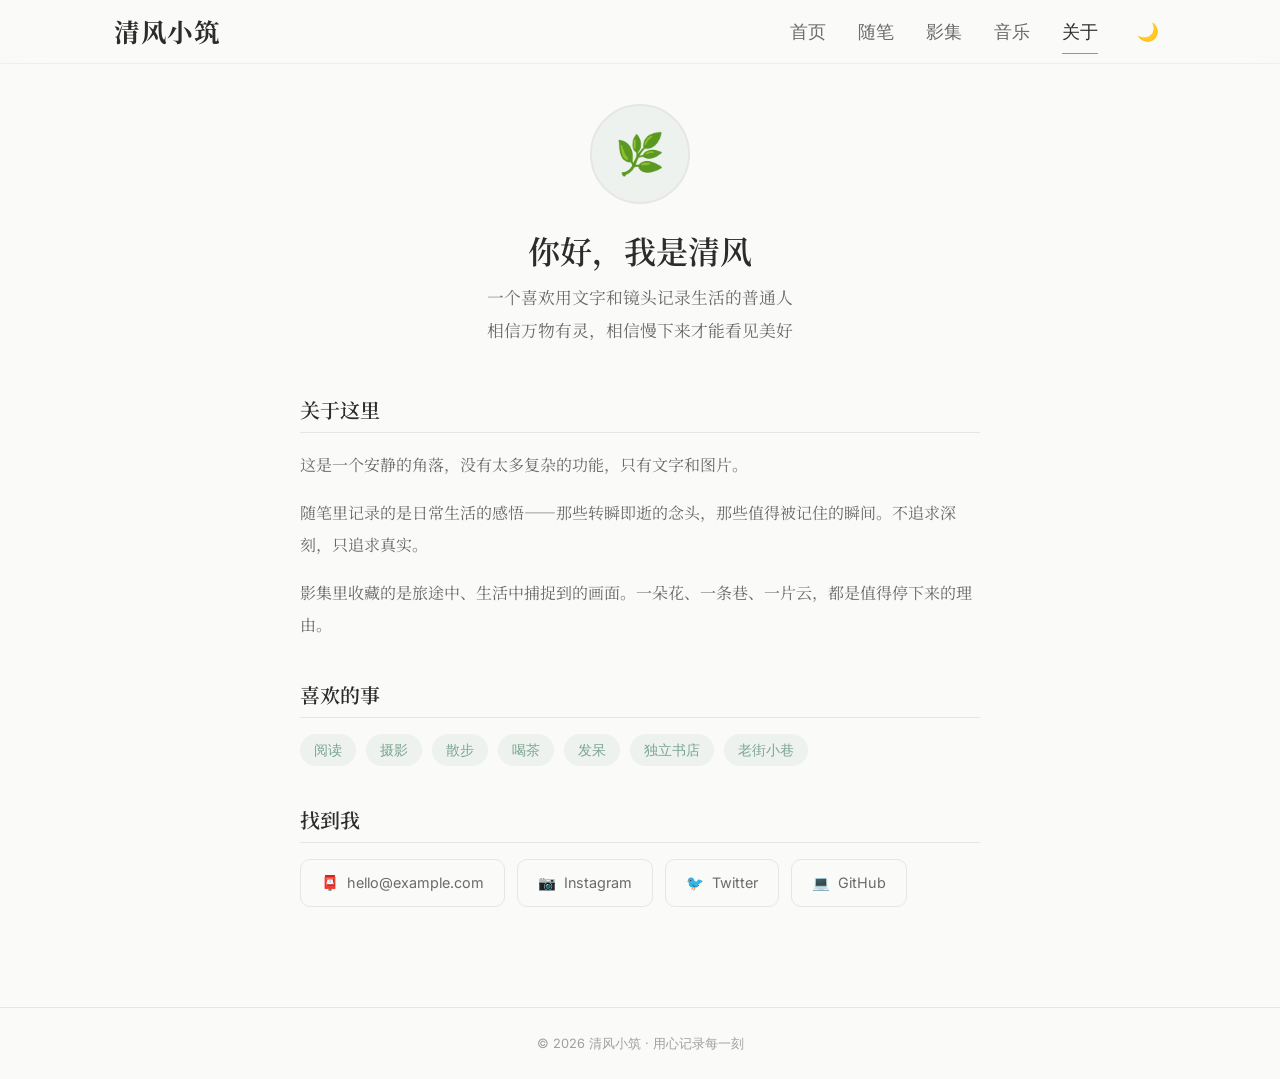
<file: about.html>
<!DOCTYPE html>
<html lang="zh-CN">
<head>
  <meta charset="UTF-8">
  <meta name="viewport" content="width=device-width, initial-scale=1.0">
  <title>关于 — 清风小筑</title>
  <meta name="description" content="关于我，一个喜欢用文字和镜头记录生活的普通人。">
  <link rel="stylesheet" href="css/style.css">
</head>
<body data-page="about">

  <!-- Navigation -->
  <nav class="nav" id="main-nav">
    <div class="container">
      <a href="index.html" class="nav-logo">清风小筑</a>
      <div class="nav-links" id="nav-links">
        <a href="index.html">首页</a>
        <a href="essays.html">随笔</a>
        <a href="gallery.html">影集</a>
        <a href="music.html">音乐</a>
        <a href="about.html">关于</a>
        <button class="theme-toggle" onclick="toggleTheme()" aria-label="切换主题">🌙</button>
      </div>
      <button class="nav-menu-btn" id="nav-menu-btn" aria-label="菜单">
        <span></span><span></span><span></span>
      </button>
    </div>
  </nav>

  <!-- Main Content -->
  <main class="page-content">
    <div class="container">
      <div class="about-content">

        <div class="fade-in" style="text-align: center; margin-bottom: 48px;">
          <div class="about-avatar-placeholder" style="width: 100px; height: 100px; border-radius: 50%; background: var(--accent-light); margin: 0 auto 24px; display: flex; align-items: center; justify-content: center; font-size: 2.5rem; border: 2px solid var(--border);">
            🌿
          </div>
          <h1 style="margin-bottom: 8px;">你好，我是清风</h1>
          <p class="about-bio">一个喜欢用文字和镜头记录生活的普通人<br>相信万物有灵，相信慢下来才能看见美好</p>
        </div>

        <div class="about-section fade-in">
          <h3>关于这里</h3>
          <div style="font-family: var(--font-serif); line-height: 2; color: var(--text-secondary);">
            <p>这是一个安静的角落，没有太多复杂的功能，只有文字和图片。</p>
            <p>随笔里记录的是日常生活的感悟——那些转瞬即逝的念头，那些值得被记住的瞬间。不追求深刻，只追求真实。</p>
            <p>影集里收藏的是旅途中、生活中捕捉到的画面。一朵花、一条巷、一片云，都是值得停下来的理由。</p>
          </div>
        </div>

        <div class="about-section fade-in">
          <h3>喜欢的事</h3>
          <div style="display: flex; flex-wrap: wrap; gap: 10px; margin-top: 8px;">
            <span class="essay-card-tag" style="font-size: 0.85rem; padding: 4px 14px;">阅读</span>
            <span class="essay-card-tag" style="font-size: 0.85rem; padding: 4px 14px;">摄影</span>
            <span class="essay-card-tag" style="font-size: 0.85rem; padding: 4px 14px;">散步</span>
            <span class="essay-card-tag" style="font-size: 0.85rem; padding: 4px 14px;">喝茶</span>
            <span class="essay-card-tag" style="font-size: 0.85rem; padding: 4px 14px;">发呆</span>
            <span class="essay-card-tag" style="font-size: 0.85rem; padding: 4px 14px;">独立书店</span>
            <span class="essay-card-tag" style="font-size: 0.85rem; padding: 4px 14px;">老街小巷</span>
          </div>
        </div>

        <div class="about-section fade-in">
          <h3>找到我</h3>
          <div class="contact-links">
            <a href="mailto:hello@example.com" class="contact-link">
              <span>📮</span>
              <span>hello@example.com</span>
            </a>
            <a href="#" class="contact-link">
              <span>📷</span>
              <span>Instagram</span>
            </a>
            <a href="#" class="contact-link">
              <span>🐦</span>
              <span>Twitter</span>
            </a>
            <a href="#" class="contact-link">
              <span>💻</span>
              <span>GitHub</span>
            </a>
          </div>
        </div>

      </div>
    </div>
  </main>

  <!-- Back to Top -->
  <button class="back-to-top" aria-label="回到顶部">↑</button>

  <!-- Footer -->
  <footer class="footer">
    <div class="container">
      <p>© 2026 清风小筑 · 用心记录每一刻</p>
    </div>
  </footer>

  <script src="js/main.js"></script>
</body>
</html>
</file>
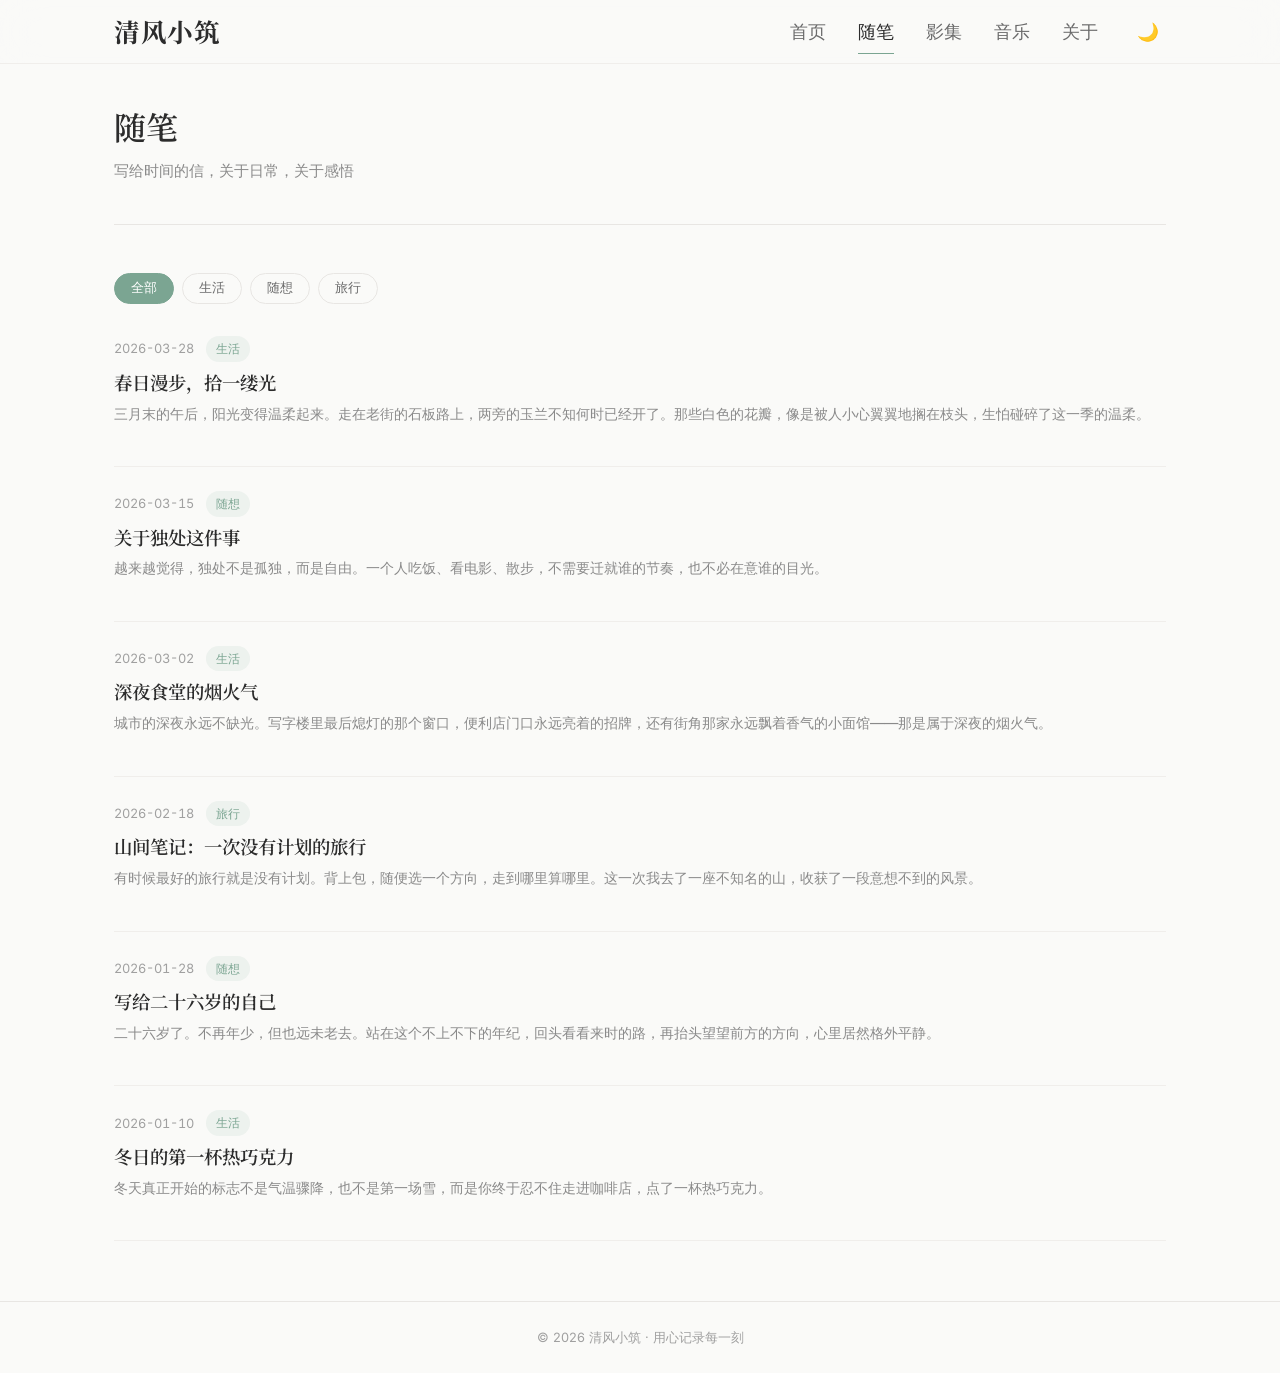
<file: essays.html>
<!DOCTYPE html>
<html lang="zh-CN">
<head>
  <meta charset="UTF-8">
  <meta name="viewport" content="width=device-width, initial-scale=1.0">
  <title>随笔 — 清风小筑</title>
  <meta name="description" content="随笔集，记录生活中的所思所想，关于日常、旅行和那些细碎的感悟。">
  <link rel="stylesheet" href="css/style.css">
</head>
<body data-page="essays">

  <!-- Navigation -->
  <nav class="nav" id="main-nav">
    <div class="container">
      <a href="index.html" class="nav-logo">清风小筑</a>
      <div class="nav-links" id="nav-links">
        <a href="index.html">首页</a>
        <a href="essays.html">随笔</a>
        <a href="gallery.html">影集</a>
        <a href="music.html">音乐</a>
        <a href="about.html">关于</a>
        <button class="theme-toggle" onclick="toggleTheme()" aria-label="切换主题">🌙</button>
      </div>
      <button class="nav-menu-btn" id="nav-menu-btn" aria-label="菜单">
        <span></span><span></span><span></span>
      </button>
    </div>
  </nav>

  <!-- Main Content -->
  <main class="page-content">
    <div class="container">
      <div class="page-header fade-in">
        <h1>随笔</h1>
        <p>写给时间的信，关于日常，关于感悟</p>
      </div>

      <!-- Tags Filter -->
      <div id="tags-filter" class="tags-filter fade-in">
        <!-- Rendered by JS -->
      </div>

      <!-- Essays List -->
      <div id="essays-list" class="essay-list stagger-children">
        <!-- Rendered by JS -->
      </div>
    </div>
  </main>

  <!-- Back to Top -->
  <button class="back-to-top" aria-label="回到顶部">↑</button>

  <!-- Footer -->
  <footer class="footer">
    <div class="container">
      <p>© 2026 清风小筑 · 用心记录每一刻</p>
    </div>
  </footer>

  <script src="js/main.js"></script>
</body>
</html>
</file>
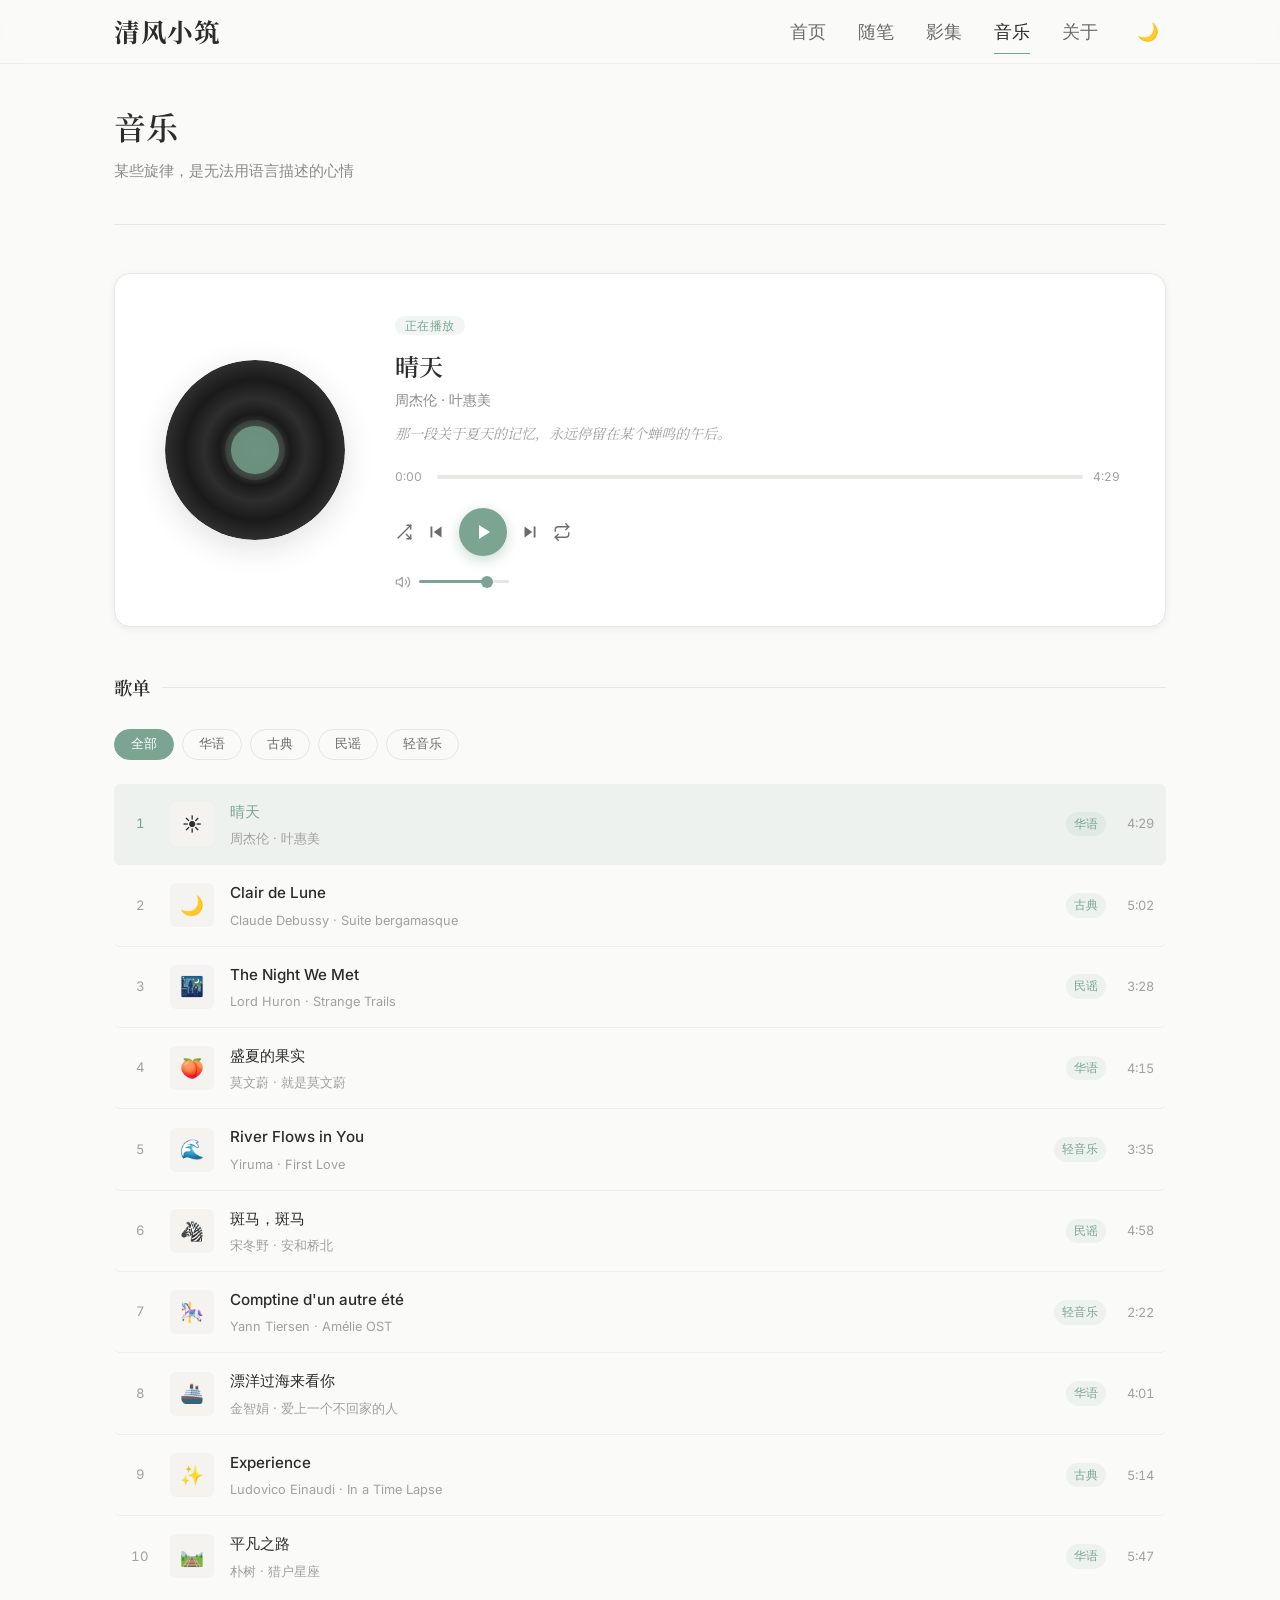
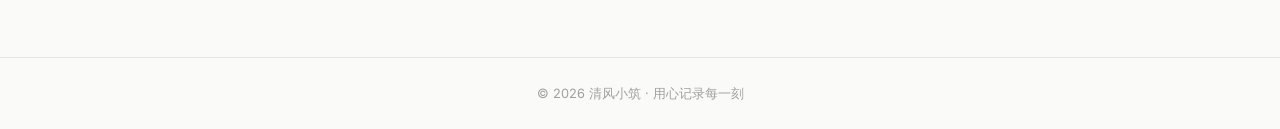
<file: music.html>
<!DOCTYPE html>
<html lang="zh-CN">
<head>
  <meta charset="UTF-8">
  <meta name="viewport" content="width=device-width, initial-scale=1.0">
  <title>音乐 — 清风小筑</title>
  <meta name="description" content="一些在某个时刻与我产生共鸣的旋律，记录聆听时的心情与故事。">
  <link rel="stylesheet" href="css/style.css">
</head>
<body data-page="music">

  <!-- Navigation -->
  <nav class="nav" id="main-nav">
    <div class="container">
      <a href="index.html" class="nav-logo">清风小筑</a>
      <div class="nav-links" id="nav-links">
        <a href="index.html">首页</a>
        <a href="essays.html">随笔</a>
        <a href="gallery.html">影集</a>
        <a href="music.html">音乐</a>
        <a href="about.html">关于</a>
        <button class="theme-toggle" onclick="toggleTheme()" aria-label="切换主题">🌙</button>
      </div>
      <button class="nav-menu-btn" id="nav-menu-btn" aria-label="菜单">
        <span></span><span></span><span></span>
      </button>
    </div>
  </nav>

  <!-- Main Content -->
  <main class="page-content">
    <div class="container">

      <div class="page-header fade-in">
        <h1>音乐</h1>
        <p>某些旋律，是无法用语言描述的心情</p>
      </div>

      <!-- Now Playing Card -->
      <section class="fade-in music-now-playing-section">
        <div class="music-player-card" id="music-player-card">
          <div class="music-player-cover-wrap">
            <div class="music-player-cover" id="player-cover-bg">
              <div class="music-vinyl" id="music-vinyl">
                <div class="music-vinyl-inner"></div>
              </div>
            </div>
          </div>
          <div class="music-player-info">
            <div class="music-player-meta">
              <span class="music-now-label">正在播放</span>
            </div>
            <h2 class="music-player-title" id="player-title">—</h2>
            <p class="music-player-artist" id="player-artist">—</p>
            <p class="music-player-comment" id="player-comment"></p>

            <!-- Progress -->
            <div class="music-progress-wrap">
              <span class="music-time" id="player-current">0:00</span>
              <div class="music-progress-bar" id="progress-bar">
                <div class="music-progress-fill" id="progress-fill"></div>
                <div class="music-progress-thumb" id="progress-thumb"></div>
              </div>
              <span class="music-time" id="player-duration">0:00</span>
            </div>

            <!-- Controls -->
            <div class="music-controls">
              <button class="music-ctrl-btn" id="btn-shuffle" onclick="toggleShuffle()" aria-label="随机播放" title="随机">
                <svg viewBox="0 0 24 24" fill="none" stroke="currentColor" stroke-width="1.8" stroke-linecap="round" stroke-linejoin="round"><polyline points="16 3 21 3 21 8"/><line x1="4" y1="20" x2="21" y2="3"/><polyline points="21 16 21 21 16 21"/><line x1="15" y1="15" x2="21" y2="21"/></svg>
              </button>
              <button class="music-ctrl-btn music-ctrl-main" onclick="prevTrack()" aria-label="上一首">
                <svg viewBox="0 0 24 24" fill="currentColor"><path d="M6 6h2v12H6zm3.5 6l8.5 6V6z"/></svg>
              </button>
              <button class="music-ctrl-btn music-ctrl-play" id="btn-play" onclick="togglePlay()" aria-label="播放/暂停">
                <svg class="icon-play" viewBox="0 0 24 24" fill="currentColor"><path d="M8 5v14l11-7z"/></svg>
                <svg class="icon-pause" viewBox="0 0 24 24" fill="currentColor" style="display:none"><path d="M6 19h4V5H6v14zm8-14v14h4V5h-4z"/></svg>
              </button>
              <button class="music-ctrl-btn music-ctrl-main" onclick="nextTrack()" aria-label="下一首">
                <svg viewBox="0 0 24 24" fill="currentColor"><path d="M6 18l8.5-6L6 6v12zM16 6v12h2V6h-2z"/></svg>
              </button>
              <button class="music-ctrl-btn" id="btn-loop" onclick="toggleLoop()" aria-label="循环播放" title="循环">
                <svg viewBox="0 0 24 24" fill="none" stroke="currentColor" stroke-width="1.8" stroke-linecap="round" stroke-linejoin="round"><polyline points="17 1 21 5 17 9"/><path d="M3 11V9a4 4 0 0 1 4-4h14"/><polyline points="7 23 3 19 7 15"/><path d="M21 13v2a4 4 0 0 1-4 4H3"/></svg>
              </button>
            </div>

            <!-- Volume -->
            <div class="music-volume-wrap">
              <svg class="music-vol-icon" viewBox="0 0 24 24" fill="none" stroke="currentColor" stroke-width="1.8" stroke-linecap="round" stroke-linejoin="round"><polygon points="11 5 6 9 2 9 2 15 6 15 11 19 11 5"/><path d="M19.07 4.93a10 10 0 0 1 0 14.14"/><path d="M15.54 8.46a5 5 0 0 1 0 7.07"/></svg>
              <input type="range" class="music-volume-slider" id="volume-slider" min="0" max="100" value="80" oninput="setVolume(this.value)">
            </div>
          </div>
        </div>
        <!-- Hidden audio element -->
        <audio id="audio-player" preload="metadata"></audio>
      </section>

      <!-- Track List -->
      <section class="fade-in" style="margin-top: 48px;">
        <div class="section-title">
          <h2>歌单</h2>
        </div>
        <div class="music-genre-tabs" id="genre-tabs">
          <!-- Rendered by JS -->
        </div>
        <div class="music-track-list" id="track-list">
          <!-- Rendered by JS -->
        </div>
      </section>

    </div>
  </main>

  <!-- Back to Top -->
  <button class="back-to-top" aria-label="回到顶部">↑</button>

  <!-- Footer -->
  <footer class="footer">
    <div class="container">
      <p>© 2026 清风小筑 · 用心记录每一刻</p>
    </div>
  </footer>

  <script src="js/main.js"></script>
</body>
</html>
</file>
<file: css/style.css>
/* ============================================
   个人博客 — 扁平化清雅设计
   支持亮色/暗色模式 + 全设备响应式
   ============================================ */

/* ---------- Google Fonts ---------- */
@import url('https://fonts.googleapis.com/css2?family=Inter:wght@300;400;500;600&family=Noto+Serif+SC:wght@400;500;600;700&display=swap');

/* ---------- CSS Custom Properties ---------- */
:root {
  /* 亮色模式 */
  --bg-primary: #FAFAF8;
  --bg-secondary: #FFFFFF;
  --bg-hover: #F5F3F0;
  --bg-nav: rgba(250, 250, 248, 0.85);

  --text-primary: #2C2C2C;
  --text-secondary: #6B6B6B;
  --text-tertiary: #8A8A8A;
  --text-caption: #A0A0A0;

  --accent: #7BA592;
  --accent-hover: #6B9582;
  --accent-light: rgba(123, 165, 146, 0.1);

  --border: #E8E6E3;
  --border-light: #F0EEEB;

  --shadow-soft: 0 1px 3px rgba(0,0,0,0.04);
  --shadow-card: 0 2px 8px rgba(0,0,0,0.06);

  --radius-sm: 6px;
  --radius-md: 10px;
  --radius-lg: 16px;

  --font-serif: 'Noto Serif SC', 'Songti SC', 'STSong', serif;
  --font-sans: 'Inter', 'PingFang SC', 'Microsoft YaHei', sans-serif;

  --max-width: 1100px;
  --nav-height: 64px;

  --transition: 0.3s cubic-bezier(0.4, 0, 0.2, 1);
}

/* ---------- 暗色模式 ---------- */
[data-theme="dark"] {
  --bg-primary: #1A1A1D;
  --bg-secondary: #242428;
  --bg-hover: #2E2E33;
  --bg-nav: rgba(26, 26, 29, 0.9);

  --text-primary: #E8E6E3;
  --text-secondary: #A8A8A8;
  --text-tertiary: #787878;
  --text-caption: #5A5A5A;

  --accent: #8FC1AB;
  --accent-hover: #A3D1BC;
  --accent-light: rgba(143, 193, 171, 0.1);

  --border: #333338;
  --border-light: #2A2A2F;

  --shadow-soft: 0 1px 3px rgba(0,0,0,0.2);
  --shadow-card: 0 2px 8px rgba(0,0,0,0.3);
}

/* ---------- Reset & Base ---------- */
*,
*::before,
*::after {
  margin: 0;
  padding: 0;
  box-sizing: border-box;
}

html {
  font-size: 16px;
  scroll-behavior: smooth;
  -webkit-font-smoothing: antialiased;
  -moz-osx-font-smoothing: grayscale;
}

body {
  font-family: var(--font-sans);
  background-color: var(--bg-primary);
  color: var(--text-primary);
  line-height: 1.8;
  transition: background-color var(--transition), color var(--transition);
  min-height: 100vh;
  display: flex;
  flex-direction: column;
}

a {
  color: var(--accent);
  text-decoration: none;
  transition: color var(--transition);
}

a:hover {
  color: var(--accent-hover);
}

img {
  max-width: 100%;
  height: auto;
  display: block;
}

ul, ol {
  list-style: none;
}

button {
  cursor: pointer;
  border: none;
  background: none;
  font-family: inherit;
  color: inherit;
}

/* ---------- Typography ---------- */
h1, h2, h3, h4 {
  font-family: var(--font-serif);
  font-weight: 600;
  line-height: 1.4;
  color: var(--text-primary);
}

h1 { font-size: 2rem; }
h2 { font-size: 1.5rem; }
h3 { font-size: 1.25rem; }
h4 { font-size: 1.1rem; }

p {
  margin-bottom: 1rem;
  color: var(--text-secondary);
}

/* ---------- Layout ---------- */
.container {
  max-width: var(--max-width);
  margin: 0 auto;
  padding: 0 24px;
  width: 100%;
}

.page-content {
  flex: 1;
  padding-top: calc(var(--nav-height) + 40px);
  padding-bottom: 60px;
}

/* ---------- Navigation ---------- */
.nav {
  position: fixed;
  top: 0;
  left: 0;
  right: 0;
  height: var(--nav-height);
  background: var(--bg-nav);
  backdrop-filter: blur(20px);
  -webkit-backdrop-filter: blur(20px);
  border-bottom: 1px solid var(--border-light);
  z-index: 1000;
  transition: background-color var(--transition), border-color var(--transition);
}

.nav .container {
  display: flex;
  align-items: center;
  justify-content: space-between;
  height: 100%;
}

.nav-logo {
  font-family: var(--font-serif);
  font-size: 1.6rem;
  font-weight: 700;
  color: var(--text-primary);
  letter-spacing: 0.02em;
  transition: color var(--transition);
}

.nav-logo:hover {
  color: var(--accent);
}

.nav-links {
  display: flex;
  align-items: center;
  gap: 32px;
}

.nav-links a {
  font-size: 1.15rem;
  font-weight: 400;
  color: var(--text-secondary);
  position: relative;
  padding: 4px 0;
  transition: color var(--transition);
}

.nav-links a::after {
  content: '';
  position: absolute;
  bottom: -2px;
  left: 0;
  width: 0;
  height: 1.5px;
  background: var(--accent);
  transition: width var(--transition);
}

.nav-links a:hover,
.nav-links a.active {
  color: var(--text-primary);
}

.nav-links a:hover::after,
.nav-links a.active::after {
  width: 100%;
}

/* Theme Toggle */
.theme-toggle {
  width: 36px;
  height: 36px;
  border-radius: 50%;
  display: flex;
  align-items: center;
  justify-content: center;
  transition: background-color var(--transition);
  font-size: 1.1rem;
}

.theme-toggle:hover {
  background: var(--bg-hover);
}

/* Mobile Menu Button */
.nav-menu-btn {
  display: none;
  width: 36px;
  height: 36px;
  flex-direction: column;
  align-items: center;
  justify-content: center;
  gap: 5px;
  border-radius: var(--radius-sm);
}

.nav-menu-btn span {
  display: block;
  width: 20px;
  height: 1.5px;
  background: var(--text-primary);
  transition: transform var(--transition), opacity var(--transition);
}

.nav-menu-btn.active span:nth-child(1) {
  transform: translateY(6.5px) rotate(45deg);
}
.nav-menu-btn.active span:nth-child(2) {
  opacity: 0;
}
.nav-menu-btn.active span:nth-child(3) {
  transform: translateY(-6.5px) rotate(-45deg);
}

/* ---------- Page Header ---------- */
.page-header {
  margin-bottom: 48px;
  padding-bottom: 24px;
  border-bottom: 1px solid var(--border);
}

.page-header h1 {
  margin-bottom: 8px;
}

.page-header p {
  color: var(--text-tertiary);
  font-size: 0.95rem;
}

/* ---------- Section Titles ---------- */
.section-title {
  display: flex;
  align-items: center;
  gap: 12px;
  margin-bottom: 28px;
}

.section-title h2 {
  font-size: 1.15rem;
  font-weight: 600;
  white-space: nowrap;
}

.section-title::after {
  content: '';
  flex: 1;
  height: 1px;
  background: var(--border);
}

.section-title .more-link {
  font-size: 0.85rem;
  color: var(--text-tertiary);
  white-space: nowrap;
  transition: color var(--transition);
}

.section-title .more-link:hover {
  color: var(--accent);
}

/* ---------- Typewriter Banner ---------- */
.typewriter-banner {
  margin-top: var(--nav-height);
  background: var(--bg-secondary);
  border-bottom: 1px solid var(--border);
  padding: 48px 24px; 
  text-align: center;
  min-height: 180px;
  display: flex;
  align-items: center;
  justify-content: center;
  transition: background-color var(--transition), border-color var(--transition);
}

.typewriter-inner {
  max-width: 700px;
  margin: 0 auto;
  position: relative;
}

.typewriter-content-wrapper {
  display: block;
  height: 90px; /* Fixed height to fit ~2 lines prevents page jumping */
  overflow: hidden; 
}

.typewriter-text {
  font-family: var(--font-serif);
  font-size: 1.25rem;
  line-height: 2;
  color: var(--text-primary);
  margin-bottom: 0;
  display: inline;
  letter-spacing: 0.02em;
}

.typewriter-cursor {
  display: inline-block;
  font-family: var(--font-sans);
  font-weight: 300;
  font-size: 1.3rem;
  color: var(--accent);
  animation: cursorBlink 1s steps(1) infinite;
  margin-left: 1px;
  vertical-align: baseline;
}

@keyframes cursorBlink {
  0%, 50% { opacity: 1; }
  51%, 100% { opacity: 0; }
}

.typewriter-link {
  display: block;
  margin-top: 24px;
  font-size: 0.85rem;
  color: var(--text-caption);
  transition: color var(--transition), opacity var(--transition);
  opacity: 0;
}

.typewriter-link.show {
  opacity: 1;
}

.typewriter-link:hover {
  color: var(--accent);
}

/* When typewriter banner exists, adjust page-content top padding */
body[data-page="home"] .page-content {
  padding-top: 40px;
}  

/* ---------- Main Layout Two Columns ---------- */
.main-layout-container {
  max-width: 1560px !important;
  width: 95%;
  display: flex;
  gap: 64px;
  align-items: stretch; /* Stretch columns so left equals right text height */
}

.sidebar-media {
  flex: 0 0 33.3333%; /* STRICTLY 1/3 width as demanded */
  display: flex;
  align-items: center; /* Vertically center the image within the column's height */
  justify-content: center;
}

.main-articles {
  flex: 1; /* Automatically takes the remaining 2/3 */
  min-width: 0;
}

/* ---------- Sidebar Image ---------- */
.typewriter-media {
  width: 100%; /* Keep its width to fill the 1/3 column */
  position: relative;
  z-index: 10;
}

.typewriter-media img {
  width: 100%;
  aspect-ratio: 4/3; /* STRICTLY 4:3 ratio as requested */
  object-fit: cover;
  border-radius: var(--radius-lg);
  box-shadow: 0 4px 12px rgba(0,0,0,0.08); 
  transition: opacity 0.4s ease;
}

.danmaku-section {
  display: flex;
  flex-direction: column;
  margin-top: 4px;
}

.danmaku-container {
  height: 60px; 
  position: relative;
  overflow: hidden;
  border-radius: var(--radius-sm);
  background: transparent;
}

.danmaku-item {
  position: absolute;
  white-space: nowrap;
  font-size: 0.85rem;
  font-family: var(--font-sans);
  color: var(--text-tertiary); 
  pointer-events: none;
  font-weight: 400;
  animation: scrollDanmaku 9s linear forwards;
}

@keyframes scrollDanmaku {
  0% { transform: translateX(100%); left: 100%; }
  100% { transform: translateX(-100%); left:0; }
}

.danmaku-input-box {
  display: flex;
  border-bottom: 1px solid var(--border); 
  padding-bottom: 4px;
}

.danmaku-input-box input {
  flex: 1;
  border: none;
  padding: 4px 8px;
  font-size: 0.85rem;
  background: transparent;
  outline: none;
  color: var(--text-primary);
}

.danmaku-input-box button {
  padding: 0 12px;
  background: transparent;
  color: var(--accent);
  font-weight: 500;
  font-size: 0.85rem;
  transition: color var(--transition);
}

.danmaku-input-box button:hover {
  color: var(--accent-hover);
}

/* Responsive adjustment for Sidebar */
@media (max-width: 900px) {
  .main-layout-container, .wide-container {
    flex-direction: column;
    gap: 32px;
  }
  .sidebar-media {
    flex: none;
    width: 100%;
    position: relative;
    top: 0;
  }
}

/* ---------- Hero Section (Home) ---------- */
.hero {
  text-align: center;
  padding: 80px 0 60px;
}

.hero-name {
  font-family: var(--font-serif);
  font-size: 2.5rem;
  font-weight: 700;
  margin-bottom: 16px;
  letter-spacing: 0.05em;
}

.hero-tagline {
  font-size: 1rem;
  color: var(--text-tertiary);
  font-style: italic;
  font-family: var(--font-serif);
}

.hero-divider {
  width: 40px;
  height: 1px;
  background: var(--accent);
  margin: 32px auto 0;
}

/* ---------- Essay Cards ---------- */
.essay-list {
  display: flex;
  flex-direction: column;
  gap: 0;
}

.essay-card {
  display: block;
  padding: 24px 0;
  border-bottom: 1px solid var(--border-light);
  transition: background-color var(--transition);
  cursor: pointer;
  text-decoration: none;
}

.essay-card:first-child {
  padding-top: 0;
}

.essay-card:hover {
  background: var(--bg-hover);
  margin: 0 -16px;
  padding-left: 16px;
  padding-right: 16px;
  border-radius: var(--radius-sm);
}

.essay-card-meta {
  display: flex;
  align-items: center;
  gap: 12px;
  margin-bottom: 8px;
}

.essay-card-date {
  font-size: 0.8rem;
  color: var(--text-caption);
  font-variant-numeric: tabular-nums;
}

.essay-card-tag {
  font-size: 0.75rem;
  color: var(--accent);
  background: var(--accent-light);
  padding: 2px 10px;
  border-radius: 20px;
}

.essay-card-title {
  font-family: var(--font-serif);
  font-size: 1.15rem;
  font-weight: 600;
  color: var(--text-primary);
  margin-bottom: 6px;
  transition: color var(--transition);
}

.essay-card:hover .essay-card-title {
  color: var(--accent);
}

.essay-card-excerpt {
  font-size: 0.9rem;
  color: var(--text-tertiary);
  line-height: 1.7;
  display: -webkit-box;
  -webkit-line-clamp: 2;
  -webkit-box-orient: vertical;
  overflow: hidden;
}

/* ---------- Tags Filter ---------- */
.tags-filter {
  display: flex;
  flex-wrap: wrap;
  gap: 8px;
  margin-bottom: 32px;
}

.tag-btn {
  font-size: 0.8rem;
  padding: 6px 16px;
  border-radius: 20px;
  border: 1px solid var(--border);
  color: var(--text-secondary);
  transition: all var(--transition);
  background: transparent;
}

.tag-btn:hover,
.tag-btn.active {
  background: var(--accent);
  color: #fff;
  border-color: var(--accent);
}

/* ---------- Essay Detail ---------- */
.essay-detail {
  max-width: 720px;
  margin: 0 auto;
}

.essay-detail-header {
  text-align: center;
  margin-bottom: 48px;
  padding-bottom: 32px;
  border-bottom: 1px solid var(--border);
}

.essay-detail-header h1 {
  font-size: 1.8rem;
  margin-bottom: 16px;
  line-height: 1.5;
}

.essay-detail-meta {
  display: flex;
  align-items: center;
  justify-content: center;
  gap: 16px;
  color: var(--text-tertiary);
  font-size: 0.85rem;
}

.essay-detail-body {
  font-family: var(--font-serif);
  font-size: 1.05rem;
  line-height: 2;
  color: var(--text-primary);
}

.essay-detail-body p {
  margin-bottom: 1.5rem;
  color: var(--text-primary);
  text-indent: 2em;
}

.essay-detail-body blockquote {
  border-left: 2px solid var(--accent);
  padding-left: 20px;
  margin: 24px 0;
  color: var(--text-secondary);
  font-style: italic;
}

.essay-nav {
  display: flex;
  justify-content: space-between;
  margin-top: 60px;
  padding-top: 24px;
  border-top: 1px solid var(--border);
}

.essay-nav a {
  font-size: 0.9rem;
  color: var(--text-tertiary);
  transition: color var(--transition);
}

.essay-nav a:hover {
  color: var(--accent);
}

/* ---------- Gallery Grid ---------- */
.gallery-grid {
  columns: 3;
  column-gap: 16px;
}

.gallery-item {
  break-inside: avoid;
  margin-bottom: 16px;
  border-radius: var(--radius-md);
  overflow: hidden;
  cursor: pointer;
  position: relative;
  transition: transform var(--transition);
}

.gallery-item:hover {
  transform: translateY(-2px);
}

.gallery-item img {
  width: 100%;
  display: block;
  transition: transform 0.5s ease;
}

.gallery-item:hover img {
  transform: scale(1.03);
}

.gallery-item-overlay {
  position: absolute;
  bottom: 0;
  left: 0;
  right: 0;
  padding: 20px 16px 16px;
  background: linear-gradient(transparent, rgba(0,0,0,0.5));
  opacity: 0;
  transition: opacity var(--transition);
}

.gallery-grid img:hover {
  opacity: 0.9;
}

.wide-container {
  max-width: 1560px !important;
  width: 95%;
  margin: 64px auto;
  position: relative;
}

.recent-gallery-section .section-title {
  position: relative;
  border-bottom: none;
  padding-bottom: 0;
}

.gallery-item:hover .gallery-item-overlay {
  opacity: 1;
}

.gallery-item-overlay p {
  color: #fff;
  font-size: 0.85rem;
  margin: 0;
}

/* ---------- Lightbox ---------- */
.lightbox {
  position: fixed;
  inset: 0;
  background: rgba(0, 0, 0, 0.92);
  z-index: 2000;
  display: flex;
  align-items: center;
  justify-content: center;
  opacity: 0;
  pointer-events: none;
  transition: opacity 0.4s ease;
}

.lightbox.active {
  opacity: 1;
  pointer-events: all;
}

.lightbox-content {
  max-width: 90vw;
  max-height: 85vh;
  position: relative;
}

.lightbox-content img {
  max-width: 90vw;
  max-height: 85vh;
  object-fit: contain;
  border-radius: var(--radius-sm);
}

.lightbox-caption {
  text-align: center;
  color: rgba(255,255,255,0.7);
  font-size: 0.9rem;
  margin-top: 16px;
}

.lightbox-close {
  position: absolute;
  top: 20px;
  right: 24px;
  font-size: 1.8rem;
  color: rgba(255,255,255,0.6);
  cursor: pointer;
  z-index: 2001;
  transition: color var(--transition);
  background: none;
  border: none;
}

.lightbox-close:hover {
  color: #fff;
}

.lightbox-nav {
  position: absolute;
  top: 50%;
  transform: translateY(-50%);
  font-size: 2rem;
  color: rgba(255,255,255,0.5);
  cursor: pointer;
  padding: 20px;
  transition: color var(--transition);
  background: none;
  border: none;
  z-index: 2001;
}

.lightbox-nav:hover {
  color: #fff;
}

.lightbox-prev { left: 10px; }
.lightbox-next { right: 10px; }

/* ---------- About Page ---------- */
.about-content {
  max-width: 680px;
  margin: 0 auto;
}

.about-avatar {
  width: 100px;
  height: 100px;
  border-radius: 50%;
  object-fit: cover;
  margin: 0 auto 24px;
  border: 2px solid var(--border);
}

.about-bio {
  font-family: var(--font-serif);
  font-size: 1.05rem;
  line-height: 2;
  text-align: center;
  margin-bottom: 40px;
}

.about-section {
  margin-bottom: 40px;
}

.about-section h3 {
  margin-bottom: 16px;
  padding-bottom: 8px;
  border-bottom: 1px solid var(--border);
}

.contact-links {
  display: flex;
  flex-wrap: wrap;
  gap: 12px;
}

.contact-link {
  display: flex;
  align-items: center;
  gap: 8px;
  padding: 10px 20px;
  border: 1px solid var(--border);
  border-radius: var(--radius-md);
  font-size: 0.9rem;
  color: var(--text-secondary);
  transition: all var(--transition);
}

.contact-link:hover {
  border-color: var(--accent);
  color: var(--accent);
  background: var(--accent-light);
}

/* ---------- Footer ---------- */
.footer {
  border-top: 1px solid var(--border);
  padding: 24px 0;
  text-align: center;
  margin-top: auto;
}

.footer p {
  font-size: 0.8rem;
  color: var(--text-caption);
  margin: 0;
}

/* ---------- Back to Top ---------- */
.back-to-top {
  position: fixed;
  bottom: 32px;
  right: 32px;
  width: 40px;
  height: 40px;
  border-radius: 50%;
  background: var(--bg-secondary);
  border: 1px solid var(--border);
  display: flex;
  align-items: center;
  justify-content: center;
  font-size: 1.1rem;
  color: var(--text-secondary);
  opacity: 0;
  transform: translateY(10px);
  transition: all var(--transition);
  z-index: 900;
  cursor: pointer;
}

.back-to-top.visible {
  opacity: 1;
  transform: translateY(0);
}

.back-to-top:hover {
  border-color: var(--accent);
  color: var(--accent);
}

/* ---------- Animations ---------- */
.fade-in {
  opacity: 0;
  transform: translateY(16px);
  transition: opacity 0.6s ease, transform 0.6s ease;
}

.fade-in.visible {
  opacity: 1;
  transform: translateY(0);
}

/* Stagger children */
.stagger-children > * {
  opacity: 0;
  transform: translateY(12px);
  transition: opacity 0.5s ease, transform 0.5s ease;
}

.stagger-children > *.visible {
  opacity: 1;
  transform: translateY(0);
}

/* ---------- Reading Progress Bar ---------- */
.reading-progress {
  position: fixed;
  top: var(--nav-height);
  left: 0;
  height: 2px;
  background: var(--accent);
  z-index: 999;
  transition: width 0.1s linear;
}

/* ---------- Responsive: Tablet (768px) ---------- */
@media (max-width: 768px) {
  :root {
    --nav-height: 56px;
  }

  h1 { font-size: 1.6rem; }
  h2 { font-size: 1.3rem; }

  .hero { padding: 48px 0 40px; }
  .hero-name { font-size: 2rem; }

  .nav-links {
    position: fixed;
    top: var(--nav-height);
    left: 0;
    right: 0;
    bottom: 0;
    background: var(--bg-primary);
    flex-direction: column;
    align-items: center;
    justify-content: center;
    gap: 32px;
    transform: translateY(-100%);
    opacity: 0;
    transition: transform 0.4s ease, opacity 0.4s ease;
    pointer-events: none;
  }

  .nav-links.open {
    transform: translateY(0);
    opacity: 1;
    pointer-events: all;
  }

  .nav-links a {
    font-size: 1.1rem;
  }

  .nav-menu-btn {
    display: flex;
  }

  .gallery-grid {
    columns: 2;
    column-gap: 10px;
  }

  .gallery-item {
    margin-bottom: 10px;
  }

  .page-content {
    padding-top: calc(var(--nav-height) + 24px);
    padding-bottom: 40px;
  }

  .page-header {
    margin-bottom: 32px;
  }

  .essay-nav {
    flex-direction: column;
    gap: 12px;
  }

  .lightbox-nav {
    padding: 10px;
  }

  .lightbox-prev { left: 4px; }
  .lightbox-next { right: 4px; }
}

/* ---------- Responsive: Phone (480px) ---------- */
@media (max-width: 480px) {
  .container {
    padding: 0 16px;
  }

  h1 { font-size: 1.4rem; }

  .hero-name { font-size: 1.6rem; }
  .hero-tagline { font-size: 0.9rem; }

  .gallery-grid {
    columns: 1;
  }

  .essay-card-title {
    font-size: 1.05rem;
  }

  .essay-detail-header h1 {
    font-size: 1.4rem;
  }

  .essay-detail-body {
    font-size: 1rem;
  }

  .contact-links {
    flex-direction: column;
  }

  .back-to-top {
    bottom: 20px;
    right: 20px;
    width: 36px;
    height: 36px;
  }
}

/* ---------- Music Page ---------- */
.music-now-playing-section {
  margin-bottom: 0;
}

.music-player-card {
  display: flex;
  gap: 40px;
  align-items: center;
  background: var(--bg-secondary);
  border: 1px solid var(--border);
  border-radius: var(--radius-lg);
  padding: 36px 40px;
  box-shadow: var(--shadow-card);
  transition: background-color var(--transition), border-color var(--transition);
}

/* Cover area */
.music-player-cover-wrap {
  flex: 0 0 200px;
  display: flex;
  align-items: center;
  justify-content: center;
}

.music-player-cover {
  width: 180px;
  height: 180px;
  border-radius: 50%;
  background: linear-gradient(135deg, var(--accent-light) 0%, var(--bg-hover) 100%);
  display: flex;
  align-items: center;
  justify-content: center;
  box-shadow: 0 8px 32px rgba(0,0,0,0.12);
  position: relative;
  overflow: hidden;
  transition: background var(--transition);
}

/* Vinyl record */
.music-vinyl {
  width: 100%;
  height: 100%;
  border-radius: 50%;
  background: radial-gradient(circle at center,
    #2a2a2a 0%,
    #1a1a1a 18%,
    #3a3a3a 19%,
    #1a1a1a 28%,
    #2e2e2e 40%,
    #1a1a1a 55%,
    #2e2e2e 70%,
    #1a1a1a 85%,
    #333 100%
  );
  display: flex;
  align-items: center;
  justify-content: center;
  animation: vinylSpin 4s linear infinite;
  animation-play-state: paused;
}

.music-vinyl.playing {
  animation-play-state: running;
}

@keyframes vinylSpin {
  from { transform: rotate(0deg); }
  to { transform: rotate(360deg); }
}

.music-vinyl-inner {
  width: 48px;
  height: 48px;
  border-radius: 50%;
  background: var(--accent);
  opacity: 0.85;
  box-shadow: 0 0 0 6px rgba(123,165,146,0.2);
}

/* Player info */
.music-player-info {
  flex: 1;
  min-width: 0;
}

.music-player-meta {
  margin-bottom: 10px;
}

.music-now-label {
  font-size: 0.75rem;
  color: var(--accent);
  background: var(--accent-light);
  padding: 2px 10px;
  border-radius: 20px;
  letter-spacing: 0.04em;
}

.music-player-title {
  font-family: var(--font-serif);
  font-size: 1.5rem;
  font-weight: 600;
  color: var(--text-primary);
  margin-bottom: 4px;
  white-space: nowrap;
  overflow: hidden;
  text-overflow: ellipsis;
}

.music-player-artist {
  font-size: 0.9rem;
  color: var(--text-tertiary);
  margin-bottom: 10px;
}

.music-player-comment {
  font-family: var(--font-serif);
  font-size: 0.88rem;
  color: var(--text-caption);
  font-style: italic;
  margin-bottom: 20px;
  line-height: 1.7;
  min-height: 1.3em;
  display: -webkit-box;
  -webkit-line-clamp: 2;
  -webkit-box-orient: vertical;
  overflow: hidden;
}

/* Progress bar */
.music-progress-wrap {
  display: flex;
  align-items: center;
  gap: 10px;
  margin-bottom: 20px;
}

.music-time {
  font-size: 0.75rem;
  color: var(--text-caption);
  font-variant-numeric: tabular-nums;
  min-width: 32px;
}

.music-progress-bar {
  flex: 1;
  height: 4px;
  background: var(--border);
  border-radius: 2px;
  position: relative;
  cursor: pointer;
  transition: height var(--transition);
}

.music-progress-bar:hover {
  height: 6px;
}

.music-progress-fill {
  height: 100%;
  width: 0%;
  background: var(--accent);
  border-radius: 2px;
  pointer-events: none;
  transition: background var(--transition);
}

.music-progress-thumb {
  position: absolute;
  top: 50%;
  left: 0%;
  width: 12px;
  height: 12px;
  border-radius: 50%;
  background: var(--accent);
  transform: translate(-50%, -50%) scale(0);
  transition: transform var(--transition), background var(--transition);
  pointer-events: none;
}

.music-progress-bar:hover .music-progress-thumb {
  transform: translate(-50%, -50%) scale(1);
}

/* Controls */
.music-controls {
  display: flex;
  align-items: center;
  gap: 12px;
  margin-bottom: 18px;
}

.music-ctrl-btn {
  display: flex;
  align-items: center;
  justify-content: center;
  border-radius: 50%;
  transition: all var(--transition);
  color: var(--text-secondary);
  background: transparent;
  border: none;
  cursor: pointer;
}

.music-ctrl-btn svg {
  width: 18px;
  height: 18px;
}

.music-ctrl-btn:hover {
  color: var(--accent);
}

.music-ctrl-btn.active {
  color: var(--accent);
}

.music-ctrl-main svg {
  width: 22px;
  height: 22px;
}

.music-ctrl-play {
  width: 48px;
  height: 48px;
  background: var(--accent);
  color: #fff !important;
  box-shadow: 0 4px 14px rgba(123,165,146,0.4);
}

.music-ctrl-play:hover {
  background: var(--accent-hover);
  transform: scale(1.06);
}

.music-ctrl-play svg {
  width: 24px;
  height: 24px;
}

/* Volume */
.music-volume-wrap {
  display: flex;
  align-items: center;
  gap: 8px;
}

.music-vol-icon {
  width: 16px;
  height: 16px;
  color: var(--text-caption);
  flex-shrink: 0;
}

.music-volume-slider {
  -webkit-appearance: none;
  appearance: none;
  width: 90px;
  height: 3px;
  border-radius: 2px;
  background: var(--border);
  outline: none;
  cursor: pointer;
}

.music-volume-slider::-webkit-slider-thumb {
  -webkit-appearance: none;
  width: 12px;
  height: 12px;
  border-radius: 50%;
  background: var(--accent);
  cursor: pointer;
  transition: transform var(--transition);
}

.music-volume-slider::-webkit-slider-thumb:hover {
  transform: scale(1.2);
}

/* Genre tabs */
.music-genre-tabs {
  display: flex;
  flex-wrap: wrap;
  gap: 8px;
  margin-bottom: 24px;
}

/* Track list */
.music-track-list {
  display: flex;
  flex-direction: column;
  gap: 0;
}

.music-track-item {
  display: flex;
  align-items: center;
  gap: 16px;
  padding: 14px 12px;
  border-radius: var(--radius-sm);
  cursor: pointer;
  transition: background-color var(--transition);
  border-bottom: 1px solid var(--border-light);
}

.music-track-item:last-child {
  border-bottom: none;
}

.music-track-item:hover {
  background: var(--bg-hover);
}

.music-track-item.active {
  background: var(--accent-light);
}

.music-track-num {
  width: 28px;
  text-align: center;
  font-size: 0.82rem;
  color: var(--text-caption);
  font-variant-numeric: tabular-nums;
  flex-shrink: 0;
}

.music-track-item.active .music-track-num {
  color: var(--accent);
}

/* mini bars animation for active track */
.music-bars {
  display: none;
  align-items: flex-end;
  gap: 2px;
  height: 14px;
}

.music-track-item.active.playing .music-bars {
  display: flex;
}

.music-track-item.active.playing .music-track-num-text {
  display: none;
}

.music-bars span {
  display: block;
  width: 3px;
  background: var(--accent);
  border-radius: 2px;
  animation: barPulse 0.8s ease-in-out infinite alternate;
}

.music-bars span:nth-child(1) { height: 6px; animation-delay: 0s; }
.music-bars span:nth-child(2) { height: 12px; animation-delay: 0.15s; }
.music-bars span:nth-child(3) { height: 8px; animation-delay: 0.3s; }
.music-bars span:nth-child(4) { height: 14px; animation-delay: 0.1s; }

@keyframes barPulse {
  from { transform: scaleY(0.4); }
  to { transform: scaleY(1); }
}

.music-track-cover {
  width: 44px;
  height: 44px;
  border-radius: var(--radius-sm);
  background: var(--bg-hover);
  display: flex;
  align-items: center;
  justify-content: center;
  flex-shrink: 0;
  font-size: 1.2rem;
  overflow: hidden;
}

.music-track-cover img {
  width: 100%;
  height: 100%;
  object-fit: cover;
  border-radius: var(--radius-sm);
}

.music-track-body {
  flex: 1;
  min-width: 0;
}

.music-track-title {
  font-size: 0.95rem;
  font-weight: 500;
  color: var(--text-primary);
  white-space: nowrap;
  overflow: hidden;
  text-overflow: ellipsis;
  transition: color var(--transition);
}

.music-track-item.active .music-track-title,
.music-track-item:hover .music-track-title {
  color: var(--accent);
}

.music-track-sub {
  font-size: 0.8rem;
  color: var(--text-caption);
  margin-top: 2px;
  white-space: nowrap;
  overflow: hidden;
  text-overflow: ellipsis;
}

.music-track-genre {
  font-size: 0.72rem;
  color: var(--accent);
  background: var(--accent-light);
  padding: 2px 8px;
  border-radius: 20px;
  flex-shrink: 0;
}

.music-track-duration {
  font-size: 0.8rem;
  color: var(--text-caption);
  font-variant-numeric: tabular-nums;
  flex-shrink: 0;
  min-width: 32px;
  text-align: right;
}

/* No audio tip */
.music-no-audio-tip {
  font-size: 0.78rem;
  color: var(--text-caption);
  margin-top: 16px;
  padding: 10px 14px;
  background: var(--bg-hover);
  border-radius: var(--radius-sm);
  border-left: 2px solid var(--border);
}

/* Responsive */
@media (max-width: 768px) {
  .music-player-card {
    flex-direction: column;
    padding: 28px 24px;
    gap: 28px;
    align-items: flex-start;
  }

  .music-player-cover-wrap {
    flex: none;
    width: 100%;
    justify-content: center;
  }

  .music-player-cover {
    width: 150px;
    height: 150px;
  }
}

@media (max-width: 480px) {
  .music-player-card {
    padding: 20px 16px;
  }

  .music-player-title {
    font-size: 1.25rem;
  }

  .music-volume-wrap {
    display: none;
  }
}

/* ---------- Print Styles ---------- */
@media print {
  .nav, .footer, .back-to-top, .theme-toggle {
    display: none;
  }

  .page-content {
    padding-top: 0;
  }

  body {
    background: #fff;
    color: #000;
  }
}
</file>
